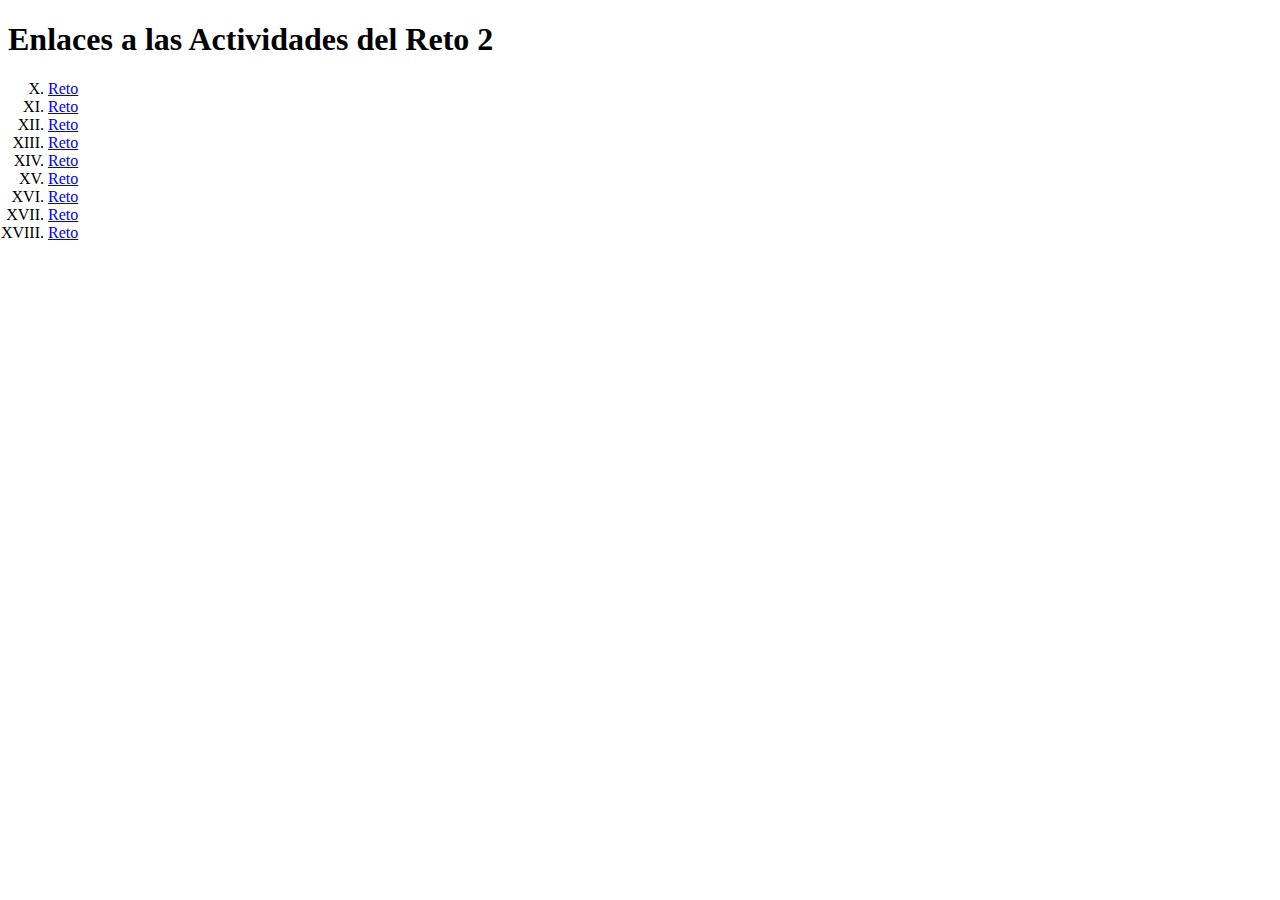
<file: index.html>
<!DOCTYPE html>
<html lang="en">
<head>
    <meta charset="UTF-8">
    <meta http-equiv="X-UA-Compatible" content="IE=edge">
    <meta name="viewport" content="width=device-width, initial-scale=1.0">
    <title>Indice</title>
</head>
<body>
    <h1>Enlaces a las Actividades del Reto 2</h1>
    <ol type="I" start="10">
        <li><a href="./Deportes/donde.html">Reto </a></li>
        <li><a href="./actividad13/index.html">Reto </a></li>
        <li><a href="./actividad14/index.html">Reto </a></li>
        <li><a href="./actividad15/index.html">Reto </a></li>
        <li><a href="./actividad16/index.html">Reto </a></li>
        <li><a href="./actividad17/index.html">Reto </a></li>
        <li><a href="./actividad18/index.html">Reto </a></li>
        <li><a href="./actividad19/index.html">Reto </a></li>
        <li><a href="./actividad20/index.html">Reto </a></li>
    </ol>
</body>
</html>
</file>
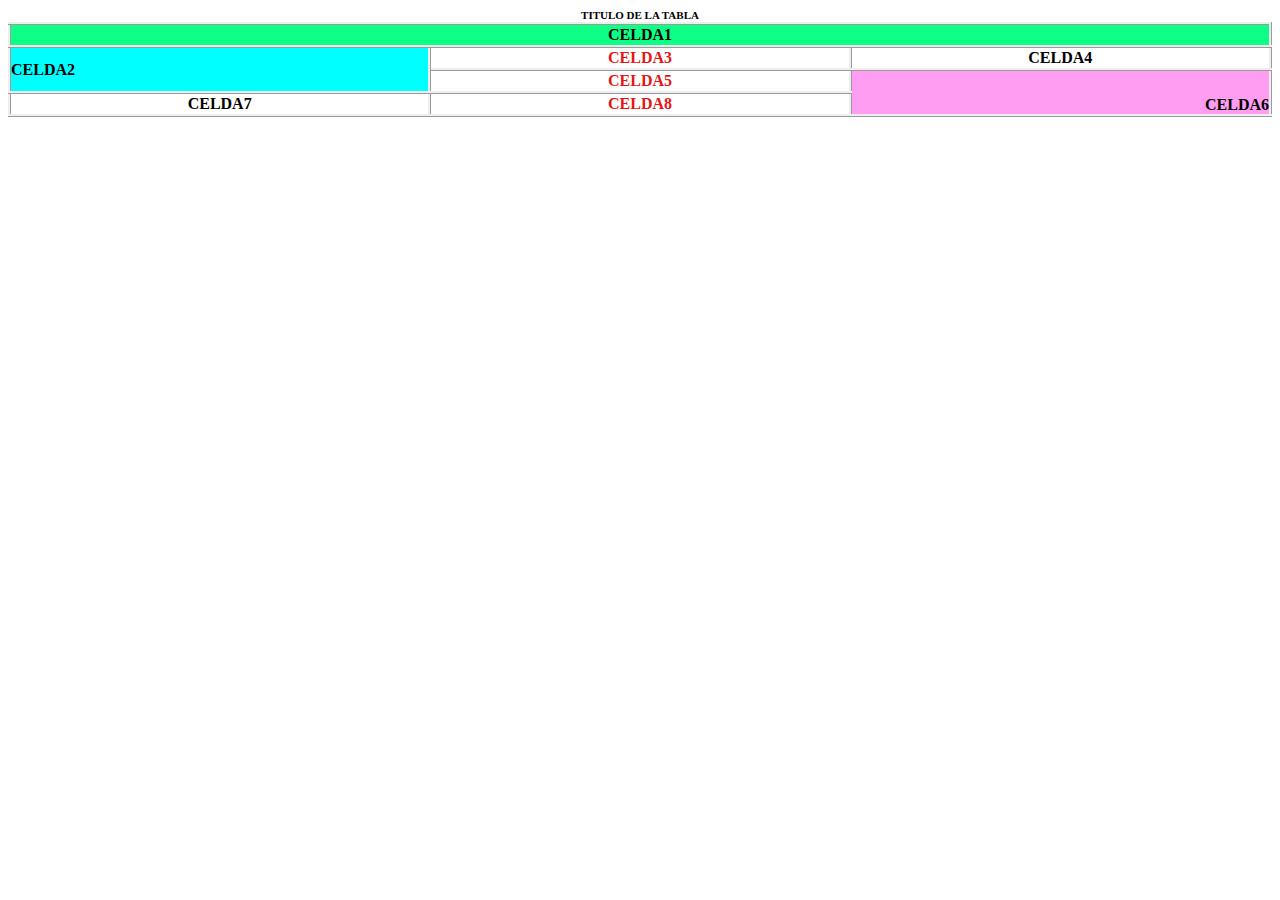
<file: actividad13/index.html>
<!DOCTYPE html>
<html lang="en">

<head>
    <meta charset="UTF-8">
    <meta http-equiv="X-UA-Compatible" content="IE=edge">
    <meta name="viewport" content="width=device-width, initial-scale=1.0">
    <title>A</title>
    <link rel="stylesheet" href="./css/style.css">
</head>

<body>
    <table>
        <th colspan="3">
            TITULO DE LA TABLA
        </th>
        <tr>
            <td colspan="3" class="center-green">CELDA1</td>
            
        </tr>
        <tr>
            <td rowspan="2" class="aqua">CELDA2</td>
            <td class="centrar"><span class="text-red ">CELDA3</span></td>
            <td class="centrar"> CELDA4</td>
        </tr>
        <tr>
            <td class="centrar"><span class="text-red">CELDA5</span></td>
            <td rowspan="2" class="rose-right">CELDA6</td>
        </tr>
        <tr>
            <td class="centrar">CELDA7</td>
            <td class="centrar" ><span class="text-red">CELDA8</span></td>
            
        </tr>
    </table>

</body>

</html>
</file>
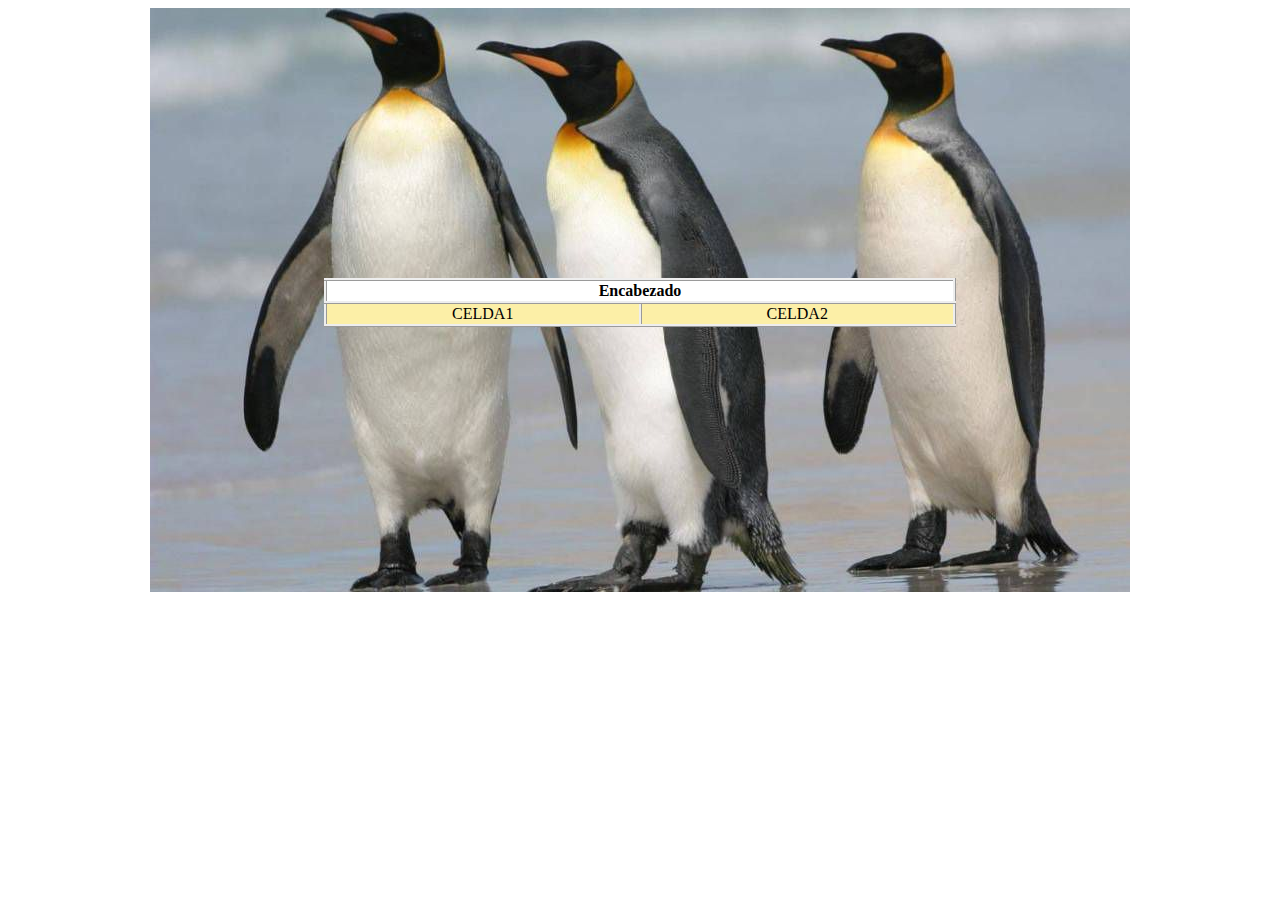
<file: actividad14/index.html>
<!DOCTYPE html>
<html lang="en">

<head>
    <meta charset="UTF-8">
    <meta http-equiv="X-UA-Compatible" content="IE=edge">
    <meta name="viewport" content="width=device-width, initial-scale=1.0">
    <title>Document</title>
    <link rel="stylesheet" href="./css/style.css">
</head>

<div class="container">
    <div class="pinguino">
        <img src="./imagenes/pinguinos.jpg" alt="">
        <table>
            <tr>
                <th colspan="2">Encabezado</th>
            </tr>
            <tr>
                <td>CELDA1</td>
                <td>CELDA2</td>
            </tr>
        </table>
        
    </div>
</div>
</body>

</html>
</file>
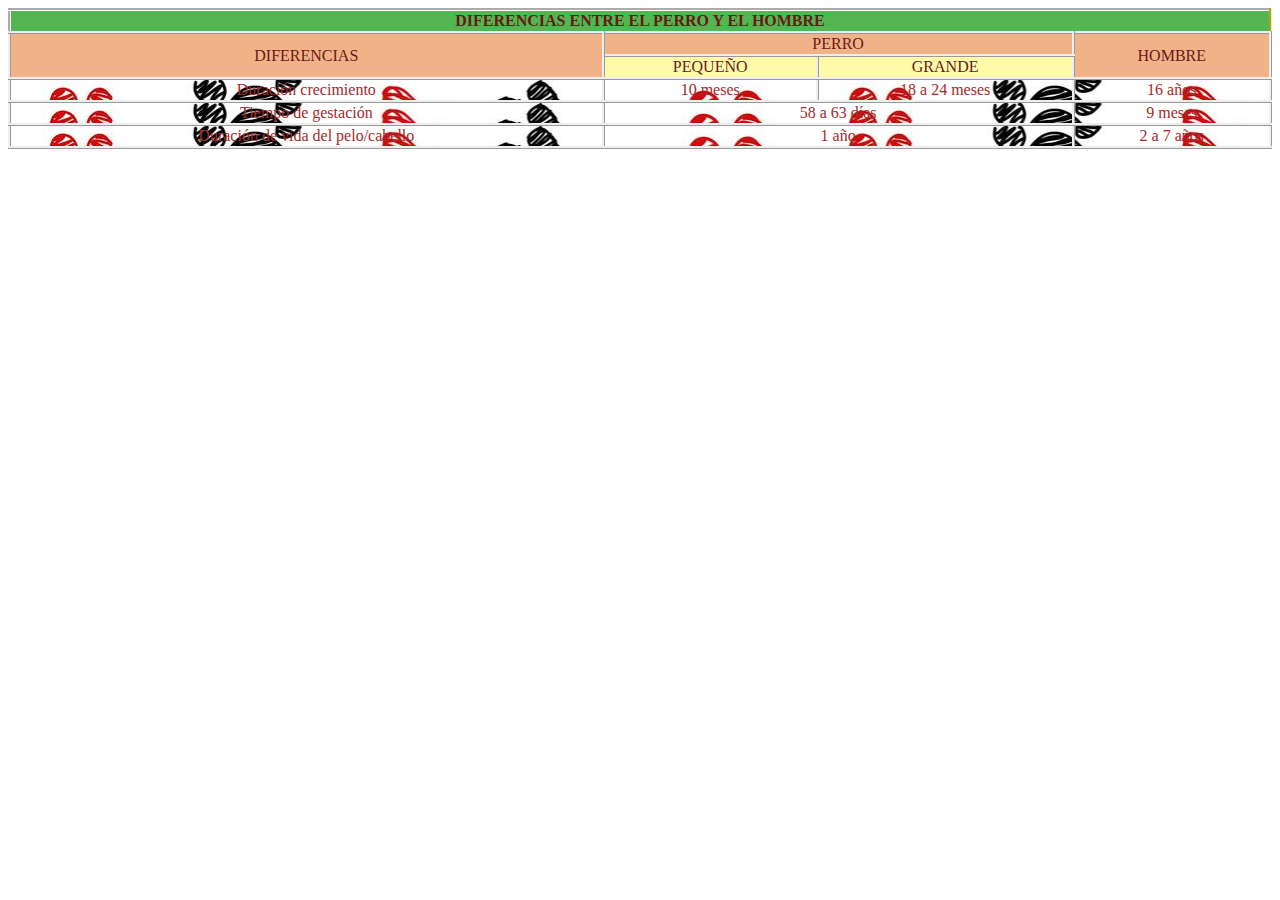
<file: actividad16/index.html>
<!DOCTYPE html>
<html lang="en">

<head>
    <meta charset="UTF-8">
    <meta http-equiv="X-UA-Compatible" content="IE=edge">
    <meta name="viewport" content="width=device-width, initial-scale=1.0">
    <title>Document</title>
    <link rel="stylesheet" href="./css/style.css">
</head>

<body>
    <div id="container">
        <table>
            <tr>
                <th colspan="6">DIFERENCIAS ENTRE EL PERRO Y EL HOMBRE</th>
            </tr>
            <tr>
                <td rowspan="2" colspan="3">DIFERENCIAS</td>
                <td colspan="2">PERRO</td>
                <td rowspan="2">HOMBRE</td>
            </tr>
            <tr>
                <td>PEQUEÑO</td>
                <td>GRANDE</td>
            </tr>
            <tr>
                <td colspan="3">Duración crecimiento</td>
                <td>10 meses</td>
                <td>18 a 24 meses</td>
                <td>16 años</td>
            </tr>
            <tr>
                <td colspan="3">Tiempo de gestación</td>
                <td colspan="2">58 a 63 días</td>
                <td>9 meses</td>
            </tr>
            <tr>
                <td colspan="3">Duración de vida del pelo/cabello</td>
                <td colspan="2">1 año</td>
                <td>2 a 7 años</td>
            </tr>
        </table>
    </div>
</body>

</html>
</file>
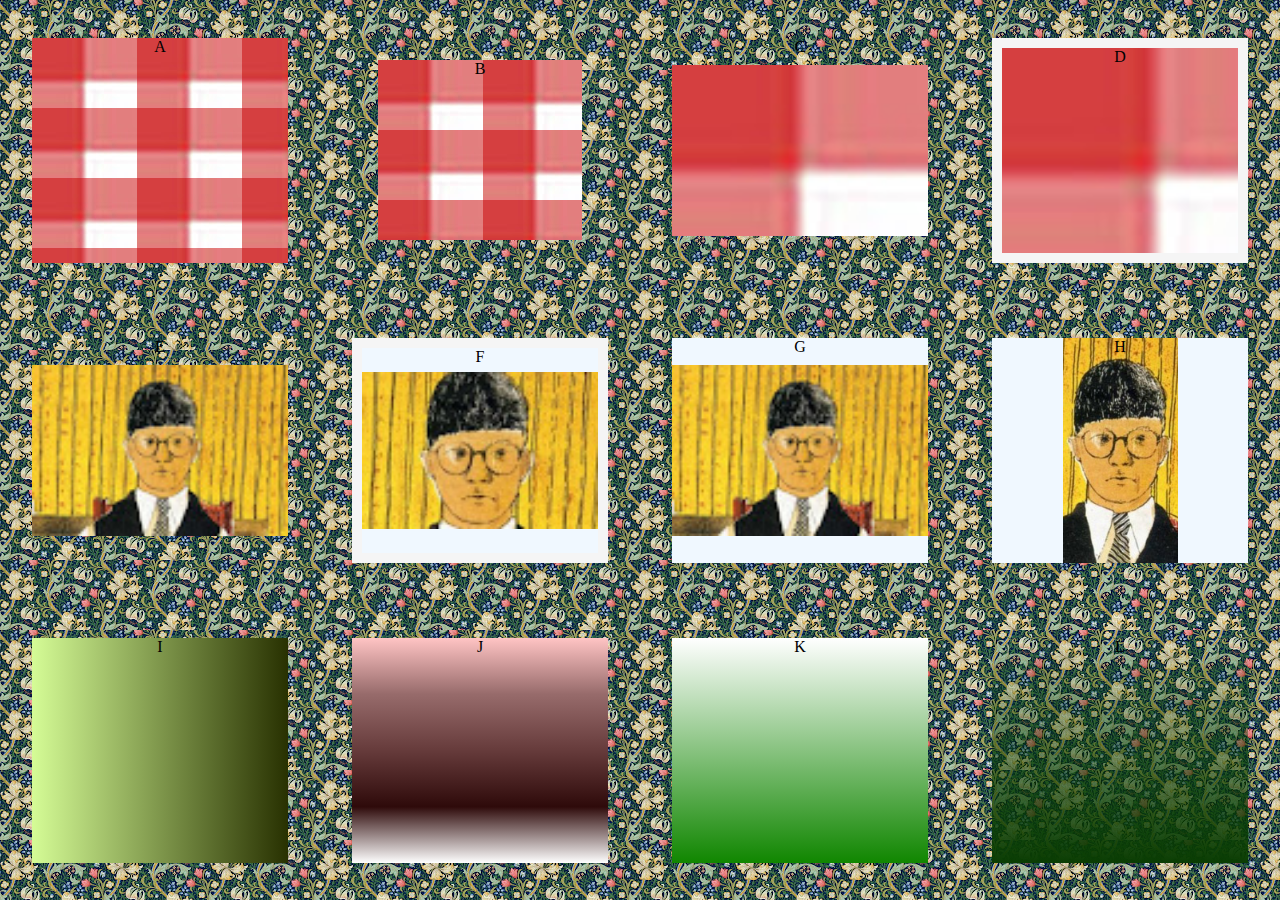
<file: actividad17/index.html>
<!DOCTYPE html>
<html lang="en">

<head>
    <meta charset="UTF-8">
    <meta http-equiv="X-UA-Compatible" content="IE=edge">
    <meta name="viewport" content="width=device-width, initial-scale=1.0">
    <title>actividad 17</title>
    <link rel="stylesheet" href="./css/style.css">
</head>

<body>
    <div class="container">

        <div class="cuadros" id="A">A</div>
        <div class="cuadros" id="B">
            
            <div id="B2">B</div>
        </div>
        <div class="cuadros" id="C">C</div>
        <div class="cuadros" id="D">D</div>
        <div class="cuadros" id="E">
            E
        </div>
        <div class="cuadros" id="F">
         F  
        </div>
        <div class="cuadros" id="G">
          G  
        </div>
        <div class="cuadros" id="H">
            H
        </div>
        <div class="cuadros" id="I">I</div>

        <div class="cuadros" id="J">J</div>
        <div class="cuadros" id="K">K</div>
        <div class="cuadros" id="L">L</div>
    </div>

</body>

</html>
</file>
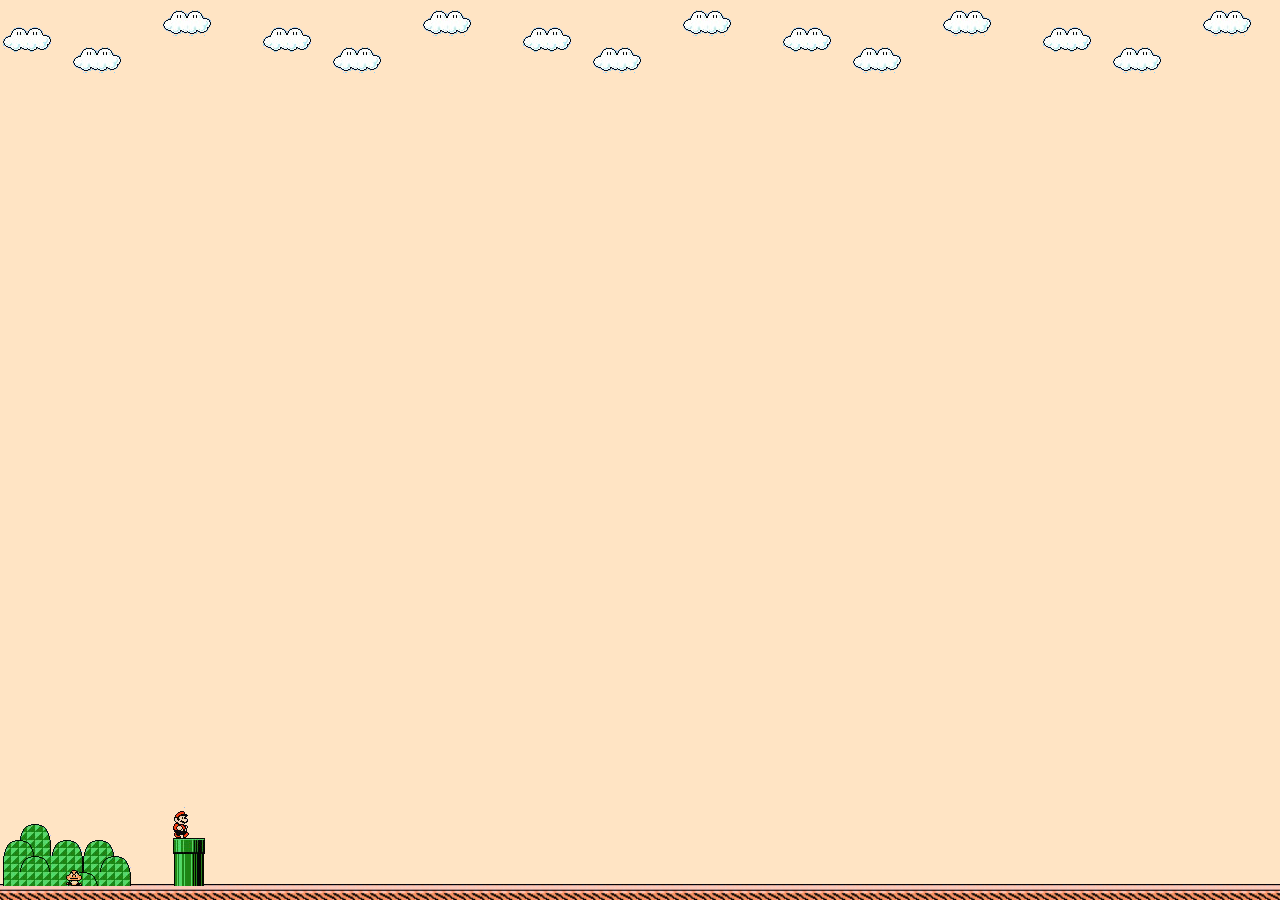
<file: actividad18/index.html>
<!DOCTYPE html>
<html lang="en">

<head>
    <meta charset="UTF-8">
    <meta http-equiv="X-UA-Compatible" content="IE=edge">
    <meta name="viewport" content="width=device-width, initial-scale=1.0">
    <title>Document</title>
    <link rel="stylesheet" href="./css/style.css">
</head>

<body>
    <div class="container">
        <div class="nubes"></div>
        <div class="middle_carretera">
            <div class="carretera_encima">
                <div class="mario">
                    <img src="./img/mario.png" alt="">
                </div>
                <div class="carretera"></div>
            </div>
        </div>
    </div>
</body>

</html>
</file>
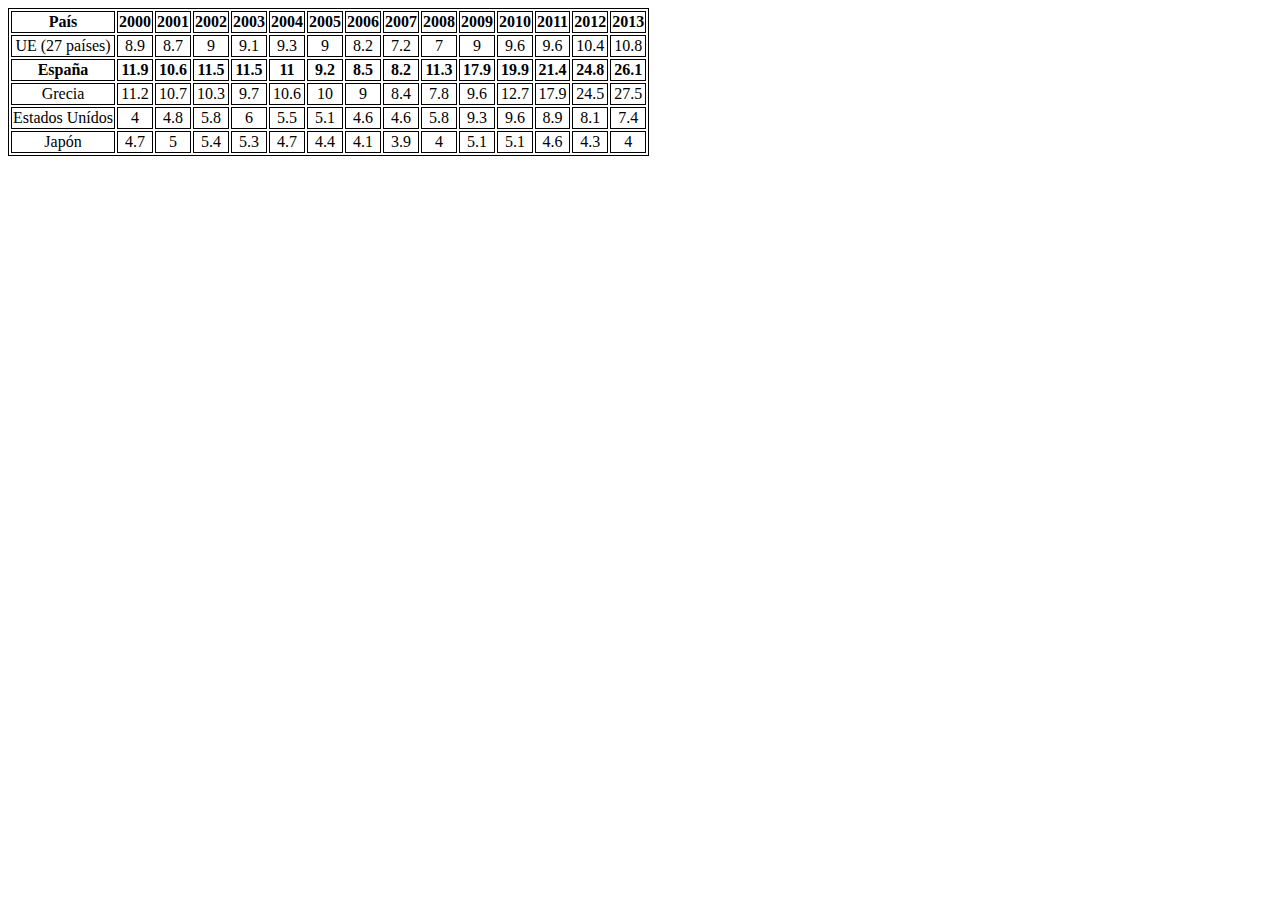
<file: actividad19/index.html>
<!DOCTYPE html>
<html lang="en">

<head>
    <meta charset="UTF-8">
    <meta http-equiv="X-UA-Compatible" content="IE=edge">
    <meta name="viewport" content="width=device-width, initial-scale=1.0">
    <title>Actividad 19</title>
    <link rel="stylesheet" href="./css/style.css">

</head>

<body>
    <div class="container">
        <table>
            <tr>
                <th>País</th>
                <th>2000</th>
                <th>2001</th>
                <th>2002</th>
                <th>2003</th>
                <th>2004</th>
                <th>2005</th>
                <th>2006</th>
                <th>2007</th>
                <th>2008</th>
                <th>2009</th>
                <th>2010</th>
                <th>2011</th>
                <th>2012</th>
                <th>2013</th>
            </tr>
            <tr>
                <td>UE (27 países)</td>
                <td>8.9</td>
                <td>8.7</td>
                <td>9</td>
                <td>9.1</td>
                <td>9.3</td>
                <td>9</td>
                <td>8.2</td>
                <td>7.2</td>
                <td>7</td>
                <td>9</td>
                <td>9.6</td>
                <td>9.6</td>
                <td>10.4</td>
                <td>10.8</td>
            </tr>
            <tr>
                <td>España</td>
                <td>11.9</td>
                <td>10.6</td>
                <td>11.5</td>
                <td>11.5</td>
                <td>11</td>
                <td>9.2</td>
                <td>8.5</td>
                <td>8.2</td>
                <td>11.3</td>
                <td>17.9</td>
                <td>19.9</td>
                <td>21.4</td>
                <td>24.8</td>
                <td>26.1</td>
            </tr>
            <tr>
                <td>Grecia</td>
                <td>11.2</td>
                <td>10.7</td>
                <td>10.3</td>
                <td>9.7</td>
                <td>10.6</td>
                <td>10</td>
                <td>9</td>
                <td>8.4</td>
                <td>7.8</td>
                <td>9.6</td>
                <td>12.7</td>
                <td>17.9</td>
                <td>24.5</td>
                <td>27.5</td>
            </tr>
            <tr>
                <td>Estados Unídos</td>
                <td>4</td>
                <td>4.8</td>
                <td>5.8</td>
                <td>6</td>
                <td>5.5</td>
                <td>5.1</td>
                <td>4.6</td>
                <td>4.6</td>
                <td>5.8</td>
                <td>9.3</td>
                <td>9.6</td>
                <td>8.9</td>
                <td>8.1</td>
                <td>7.4</td>
            </tr>
            <tr>
                <td>Japón</td>
                <td>4.7</td>
                <td>5</td>
                <td>5.4</td>
                <td>5.3</td>
                <td>4.7</td>
                <td>4.4</td>
                <td>4.1</td>
                <td>3.9</td>
                <td>4</td>
                <td>5.1</td>
                <td>5.1</td>
                <td>4.6</td>
                <td>4.3</td>
                <td>4</td>
            </tr>
        </table>
    </div>
</body>

</html>
</file>
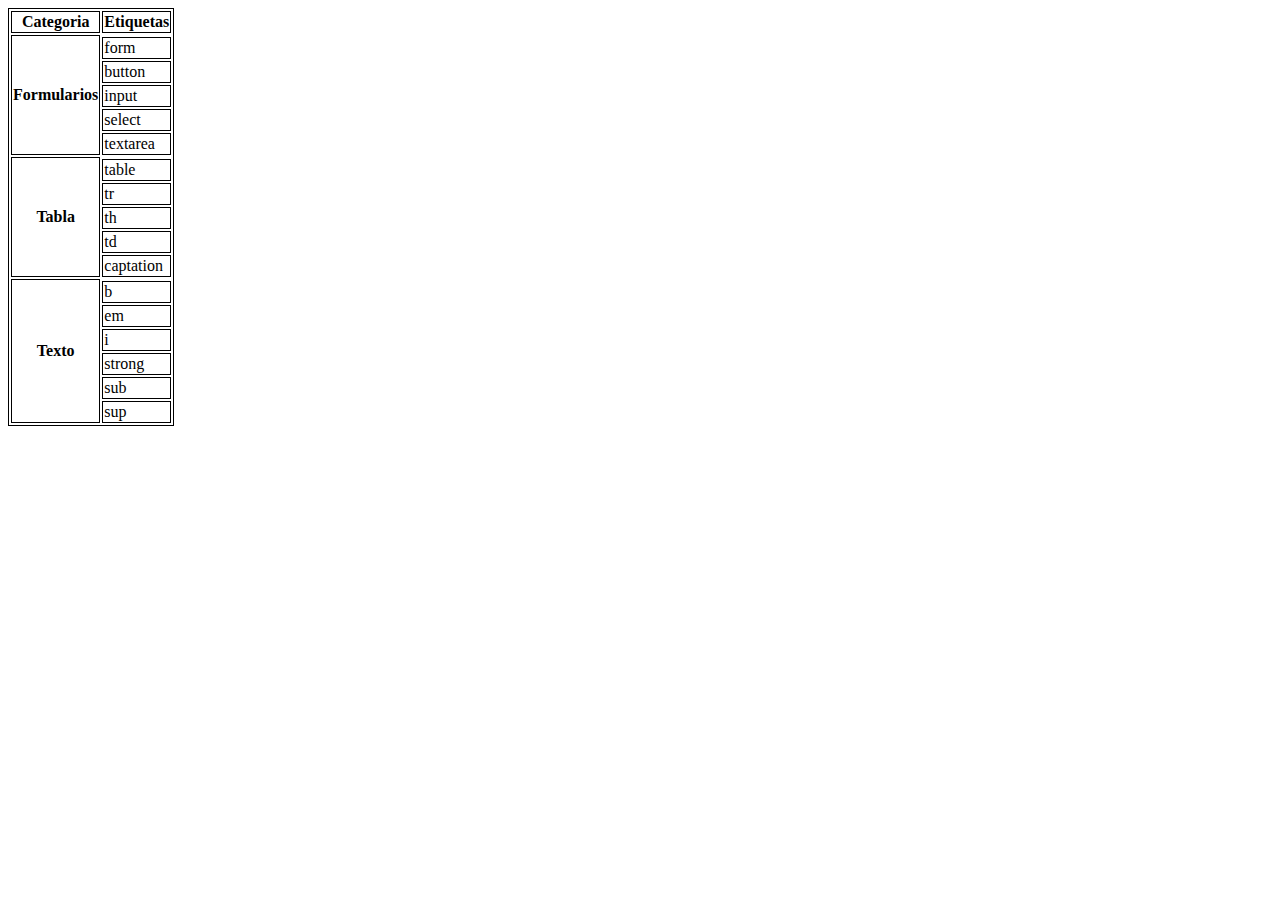
<file: actividad20/index.html>
<!DOCTYPE html>
<html lang="en">

<head>
    <meta charset="UTF-8">
    <meta http-equiv="X-UA-Compatible" content="IE=edge">
    <meta name="viewport" content="width=device-width, initial-scale=1.0">
    <title>Actividad 20</title>
    <link rel="stylesheet" href="./css/style.css">

</head>

<body>
    <div class="container">
        <table>
            <tr>
                <th>Categoria</th>
                <th>Etiquetas</th>
            </tr>
            <tr>
                <th rowspan="6">Formularios</th>
            </tr>
            <tr>
                <td>form</td>
            </tr>
            <tr>
                <td>button</td>
            </tr>
            <tr>
                <td>input</td>
            </tr>
            <tr>
                <td>select</td>
            </tr>
            <tr>
                <td>textarea</td>
            </tr>

            <tr>
                <th rowspan="6">Tabla</th>
            </tr>
            <tr>
                <td>table</td>
            </tr>
            <tr>
                <td>tr</td>
            </tr>
            <tr>
                <td>th</td>
            </tr>
            <tr>
                <td>td</td>
            </tr>
            <tr>
                <td>captation</td>
            </tr>

            <tr>
                <th rowspan="7">Texto</th>
            </tr>
            <tr>
                <td>b</td>
            </tr>
            <tr>
                <td>em</td>
            </tr>
            <tr>
                <td>i</td>
            </tr>
            <tr>
                <td>strong</td>
            </tr>
            <tr>
                <td>sub</td>
            </tr>
            <tr>
                <td>sup</td>
            </tr>
        </table>
    </div>
</body>

</html>
</file>
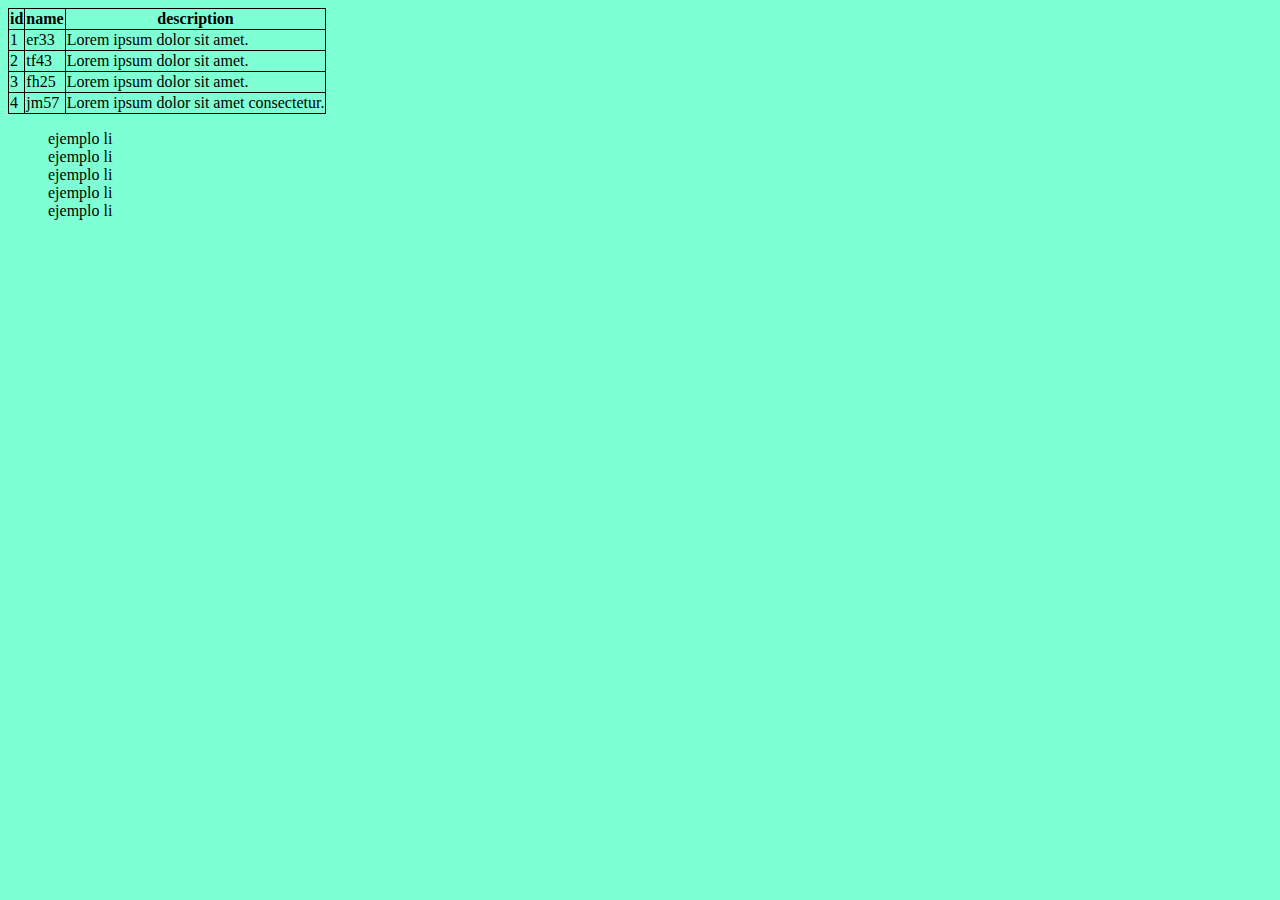
<file: clase/index.html>
<!DOCTYPE html>
<html lang="en">

<head>
    <meta charset="UTF-8">
    <meta http-equiv="X-UA-Compatible" content="IE=edge">
    <meta name="viewport" content="width=device-width, initial-scale=1.0">
    <title>Document</title>
    <link rel="stylesheet" href="./css/style.css">
</head>

<body>
    <table>
        <tr>
            <th>id</th>
            <th>name</th>
            <th>description</th>
        </tr>
        <tr>
            <td>1</td>
            <td>er33</td>
            <td>Lorem ipsum dolor sit amet.</td>
        </tr>
        <tr>
            <td>2</td>
            <td>tf43</td>
            <td>Lorem ipsum dolor sit amet.</td>
        </tr>
        <tr>
            <td>3</td>
            <td>fh25</td>
            <td>Lorem ipsum dolor sit amet.</td>
        </tr>
        <tr>
            <td>4</td>
            <td>jm57</td>
            <td>Lorem ipsum dolor sit amet consectetur.</td>
        </tr>
    </table>
    <ul>
        <li>ejemplo li</li>
        <li>ejemplo li</li>
        <li>ejemplo li</li>
        <li>ejemplo li</li>
        <li>ejemplo li</li>
    </ul>
</body>

</html>
</file>
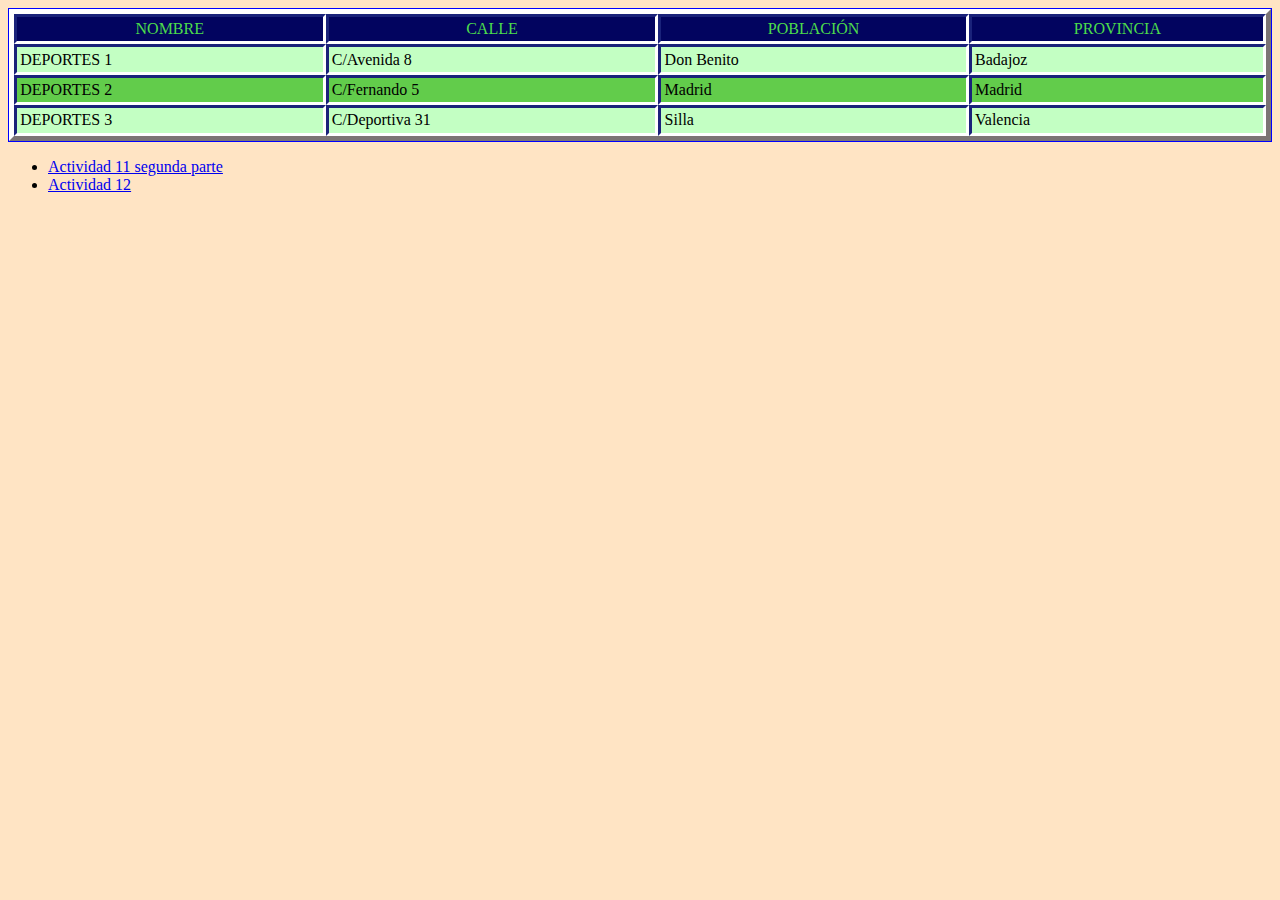
<file: Deportes/donde.html>
<!DOCTYPE html>
<html lang="en">

<head>
    <meta charset="UTF-8">
    <meta http-equiv="X-UA-Compatible" content="IE=edge">
    <meta name="viewport" content="width=device-width, initial-scale=1.0">
    <title>Document</title>
    <link rel="stylesheet" href="./css/style.css">
</head>

<body>
    <div class="container">
        <table>
            <tr>
                <td>NOMBRE</td>
                <td>CALLE</td>
                <td>POBLACIÓN</td>
                <td>PROVINCIA</td>
            </tr>
            <tr>
                <td>DEPORTES 1</td>
                <td>C/Avenida 8</td>
                <td>Don Benito</td>
                <td>Badajoz</td>
            </tr>
            <tr>
                <td>DEPORTES 2</td>
                <td>C/Fernando 5</td>
                <td>Madrid</td>
                <td>Madrid</td>
            </tr>
            <tr>
                <td>DEPORTES 3</td>
                <td>C/Deportiva 31</td>
                <td>Silla</td>
                <td>Valencia</td>
            </tr>


        </table>
    </div>

    <ul>
        <li> <a href="./pages/donde2.html">Actividad 11 segunda parte </a></li>

        <li> <a href="./pages/instalaciones.html"> Actividad 12</a></li>
    </ul>

</body>

</html>
</file>
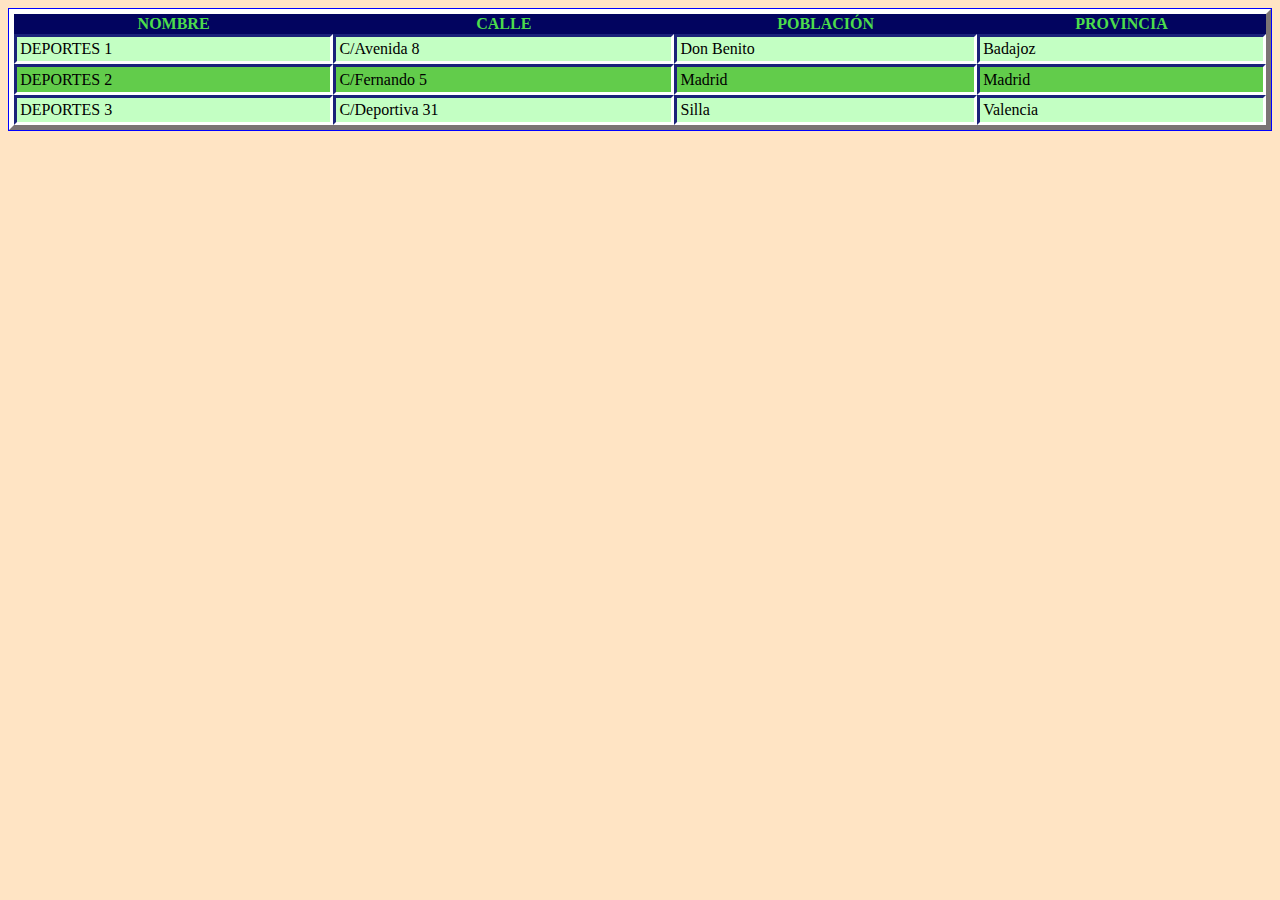
<file: Deportes/pages/donde2.html>
<!DOCTYPE html>
<html lang="en">

<head>
    <meta charset="UTF-8">
    <meta http-equiv="X-UA-Compatible" content="IE=edge">
    <meta name="viewport" content="width=device-width, initial-scale=1.0">
    <title>Document</title>
    <link rel="stylesheet" href="../css/style.css">
</head>

<body>
    <div class="container">
        <table>
            <tr>
                <th>NOMBRE</th>
                <th>CALLE</th>
                <th>POBLACIÓN</th>
                <th>PROVINCIA</th>
            </tr>
            <tr>
                <td>DEPORTES 1</td>
                <td>C/Avenida 8</td>
                <td>Don Benito</td>
                <td>Badajoz</td>
            </tr>
            <tr>
                <td>DEPORTES 2</td>
                <td>C/Fernando 5</td>
                <td>Madrid</td>
                <td>Madrid</td>
            </tr>
            <tr>
                <td>DEPORTES 3</td>
                <td>C/Deportiva 31</td>
                <td>Silla</td>
                <td>Valencia</td>
            </tr>
    
    
        </table>
    </div>
    
</body>

</html>
</file>
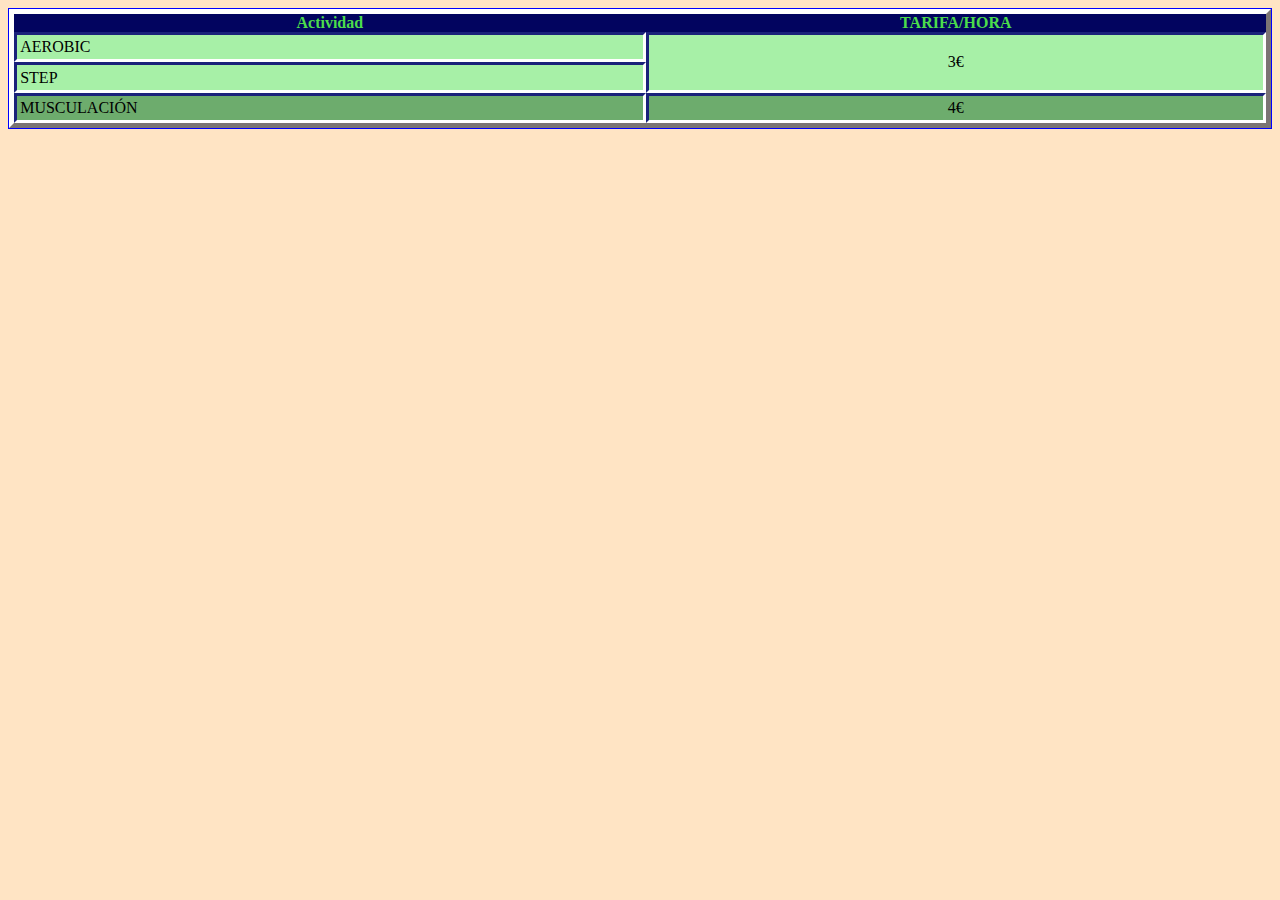
<file: Deportes/pages/instalaciones.html>
<!DOCTYPE html>
<html lang="en">
<head>
    <meta charset="UTF-8">
    <meta http-equiv="X-UA-Compatible" content="IE=edge">
    <meta name="viewport" content="width=device-width, initial-scale=1.0">
    <title>Actividad 12</title>
    <link rel="stylesheet" href="../css/styleInstalaciones.css">
</head>
<body>
    <div class="container">
        <table>
            <tr>
                <th>Actividad</th>
                <th>TARIFA/HORA</th>
            </tr>
            <tr>
                <td>AEROBIC</td>
                <td rowspan="2">3€</td>
            </tr>
            <tr>
                <td>STEP</td>
                
            </tr>
            <tr>
                <td>MUSCULACIÓN</td>
                <td>4€</td>
            </tr>
        </table>
    </div>
    
</body>
</html>
</file>
<file: actividad13/css/style.css>
table {
    width: 100%;
    border-collapse: collapse;

}

td {
    font-weight: bold;
}

th {
    font-size: 11px
}

tr td {
    border: 3px ridge;

}

.center-green {
    background-color: rgb(14, 255, 134);
    text-align: center;
}

.centrar {
    text-align: center;
}

.aqua {
    background-color: aqua;
    padding-left: 0;
}

.rose-right {
    background-color: rgb(255, 157, 242);
    padding-right: 0;
    padding-bottom: 0;
    text-align: right;
    vertical-align: bottom;
}


.text-red {
    color: rgb(230, 21, 21);

}
</file>
<file: actividad14/css/style.css>
table {
    margin: auto;
    width: 50%;
    border-collapse: collapse;
    z-index: 1;

}

.container {
    
    display: flex;
    justify-content: center;
    align-items: center;
}
.pinguino{
    position: relative;
   
    height: 100vh;
    width: 100vw;
    
}
table{
    position: absolute;
    left: 25%;
    top: 30%;
}
td {
    text-align: center;
    background-color: rgb(252, 239, 167);

}

td,
th {
    border: ridge;

}

th {
    background-color: white;
}

img {
    display: block;
    margin: auto;
}
</file>
<file: actividad16/css/style.css>
table {
    width: 100%;
    border-width: 3px;
    border-spacing: 0;
    border-color: rgb(243, 245, 111);
    border-top-color: white;
    border-left-color: white;
    border-style: outset;
    border-collapse: collapse;
}

tr:nth-child(2) {
    background-color: rgb(241, 178, 136);
}

tr:nth-child(3) {
    background-color: rgb(255, 249, 170);

}

tr:nth-child(4),
tr:nth-child(5),
tr:last-child {
    background: url(../img/modelo-incons-til-con-las-patas-del-perro-garabato-estampado-de-animales-color-negro-y-rojo-fondo-vector-150638707.jpg);
    color: brown;

}

tr:first-child {
    background-color: rgb(84, 182, 81);
}

tr {
    color: rgb(105, 25, 25);
    text-align: center;
    background-repeat: no-repeat;
    background-color: rgb(255, 255, 233);

}

td {

    border: 3px ridge;
}
</file>
<file: actividad17/css/style.css>
body {
    background: url(../img/fondo.jpg);
    margin: 0;
}

.container {
    display: flex;
    justify-content: center;
    align-items: center;
    width: 100vw;
    height: 100vh;
    flex-wrap: wrap;
}



.cuadros {
    height: 25vh;
    width: 20vw;
    margin: 0 2em;


}

#A,
#B2,
#C,
#D {
    background: url(../img/textura2.jpg);
    

}
#B{
    display: flex;
    justify-content: center;
    align-items: center;
}

#B2 {
    width: 80%;
    height: 80%;
}

#C,
#D {
    background-repeat: no-repeat;
    background-size: cover;
}
#C{
    background-position: center;
    background-size: contain;
}

#D {
    box-sizing: border-box;
    border: 10px solid whitesmoke;
}




#F {
    background: url(../img/dh.jpg) no-repeat;

    box-sizing: border-box;
    border: 10px solid whitesmoke;
}

#E,
#G {
    background: url(../img/dh_2.jpg) no-repeat;
    background-color: aliceblue;
}


#H {
    background: url(../img/dh_3.jpg) no-repeat;

}


#E,
#F,
#G,
#H {
    background-position: center;
    background-size: contain;
    background-color: aliceblue;
    
    
}
#E{
    background-color: rgba(255, 255, 255, 0);
}


#I {
    background: linear-gradient(90deg, rgb(213, 252, 150), rgb(40, 49, 1))
}

#J {
    background: linear-gradient(180deg, rgb(255, 196, 196),rgb(151, 107, 107),rgb(102, 59, 59), rgb(46, 10, 10),rgb(255, 255, 255))
}

#K {
    background: linear-gradient(180deg, rgb(255, 255, 255), rgb(16, 134, 0))
}
#L {
    background: linear-gradient(180deg, rgb(255, 255, 255,0), rgb(10, 61, 3))
}
div{
    text-align: center;
}
</file>
<file: actividad18/css/style.css>
body {
    margin: 0;
}

.container {
    height: 100vh;
    width: 100vw;
    display: flex;
    align-items: flex-start;
    justify-content: space-around;
    flex-direction: column;
    background-color: bisque;

}

.nubes {
    background: url(../img/nubes.png);
    height: 100%;
    background-repeat: repeat-x;
}

.nubes,
.mario {
    width: 100vw;
}

.middle_carretera {
    display: flex;
    align-items: center;
    justify-content: flex-end;
}

.carretera_encima {
    display: flex;
    justify-content: flex-start;
    align-items: flex-end;
}

.carretera {
    width: 100vw;
    height: 1em;
    background: url(../img/f01.png);
    background-repeat: repeat;
    background-size: contain;
}

.mario {
    display: flex;
    position: absolute;
    justify-content: flex-start;
    align-items: flex-end;
}
</file>
<file: actividad19/css/style.css>
table,
th,
td {
    border: 1px solid black;
    text-align: center;
}

tr:nth-child(3) {
    font-weight: bold;
}
</file>
<file: actividad20/css/style.css>
table,
th,
td {
    border: 1px solid black;
}
</file>
<file: clase/css/style.css>
body{
    background-color: aquamarine;
}
table,tr,td,th{
    border: 1px solid black;
    border-collapse: collapse;
}
ul{
    list-style: none;
}
</file>
<file: Deportes/css/style.css>
.container{
    border: 1px solid blue;
}
body{
    background-color: bisque;
}
table {
    border-width: 5px;
    border-color: rgb(207, 195, 195);
    border-top-color: white;
    border-left-color: white;
    border-style: outset;
    border-spacing: 0;
    width: 100%;
}

table tr:first-child {
    background-color: rgb(2, 4, 95);
    color: rgb(76, 220, 76);
    text-align: center;
    padding: 0 0.5em;
    border: 2px solid black;
    border-collapse: collapse;

}

table tr:nth-child(2) {
    background-color: rgb(195, 255, 195);
}

table tr:nth-child(3) {
    background-color: rgba(0, 188, 0, 0.614);
}

table tr:last-child {
    background-color: rgb(195, 255, 195);
}

td {
    padding: 0.2em;
    border-width: 2px ridge;
    border-bottom-color: white;
    border-right-color: white;
    border-top-color: rgb(45, 58, 206);
    border-left-color: rgb(45, 58, 206);
    border-style: inset;
}
</file>
<file: Deportes/css/styleInstalaciones.css>
.container{
    border: 1px solid blue;
}
body{
    background-color: bisque;
}
table {
    border-width: 5px;
    border-color: rgb(207, 195, 195);
    border-top-color: white;
    border-left-color: white;
    border-style: outset;
    border-spacing: 0;
    width: 100%;
}

tr :nth-child(2) {
    text-align: center;
}

th {
    background-color: rgb(2, 4, 95);
    color: rgb(76, 220, 76);
    text-align: center;
    padding: 0 0.5em;
}

tr:nth-child(1n) {
    background-color: rgb(167, 240, 167);
}

tr:last-child {
    background-color: rgb(109, 172, 109);
}
td{
    padding: 0.2em;
    border-width: 2px ridge;
    border-top-color: rgb(45, 58, 206);
    border-left-color: rgb(45, 58, 206);
    border-bottom-color: white;
    border-right-color: white;
    border-style: inset;
}
</file>
